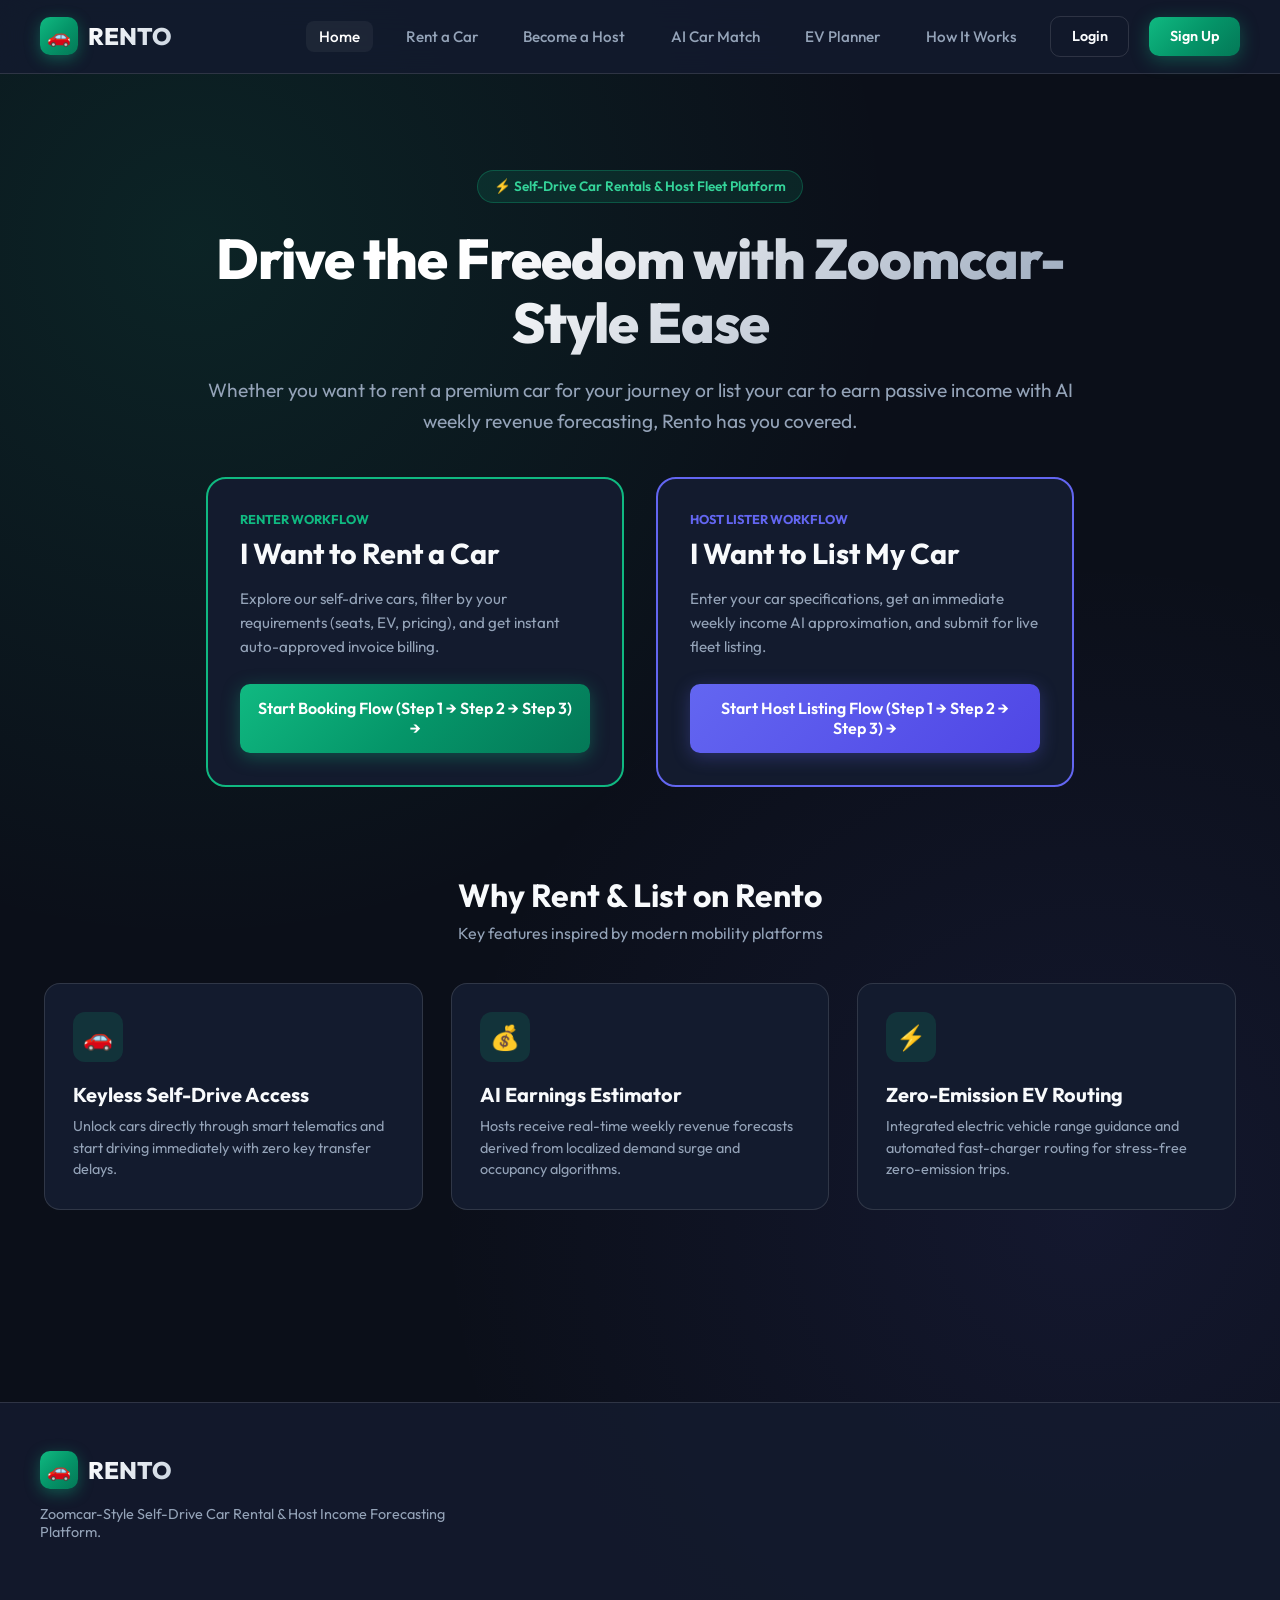
<file: backend/index.html>
<!DOCTYPE html>
<html lang="en">
<head>
  <meta charset="UTF-8">
  <meta name="viewport" content="width=device-width, initial-scale=1.0">
  <title>Rento - Zoomcar Style AI Self-Drive Car Rentals & Host Listing</title>
  <link rel="preconnect" href="https://fonts.googleapis.com">
  <link rel="preconnect" href="https://fonts.gstatic.com" crossorigin>
  <link href="https://fonts.googleapis.com/css2?family=Outfit:wght@300;400;500;600;700;800&display=swap" rel="stylesheet">
  <style>
    :root {
      --bg-dark: #0b0f19;
      --bg-card: #131b2e;
      --bg-card-hover: #1c2742;
      --primary: #10b981; /* Zoomcar signature vibrant green accent */
      --primary-gradient: linear-gradient(135deg, #10b981 0%, #059669 50%, #047857 100%);
      --accent-blue: #6366f1;
      --accent-ev: #06b6d4;
      --text-main: #f8fafc;
      --text-muted: #94a3b8;
      --border-color: rgba(255, 255, 255, 0.08);
      --glass-bg: rgba(19, 27, 46, 0.85);
      --glass-border: rgba(255, 255, 255, 0.12);
    }

    * { box-sizing: border-box; margin: 0; padding: 0; font-family: 'Outfit', sans-serif; }

    body {
      background-color: var(--bg-dark);
      color: var(--text-main);
      min-height: 100vh;
      overflow-x: hidden;
      background-image: 
        radial-gradient(circle at 15% 15%, rgba(16, 185, 129, 0.12) 0%, transparent 40%),
        radial-gradient(circle at 85% 75%, rgba(99, 102, 241, 0.10) 0%, transparent 40%);
    }

    /* Navbar */
    nav {
      display: flex;
      justify-content: space-between;
      align-items: center;
      padding: 1rem 2.5rem;
      background: var(--glass-bg);
      backdrop-filter: blur(16px);
      -webkit-backdrop-filter: blur(16px);
      border-bottom: 1px solid var(--glass-border);
      position: sticky;
      top: 0;
      z-index: 1000;
    }

    .brand {
      display: flex;
      align-items: center;
      gap: 0.6rem;
      font-size: 1.5rem;
      font-weight: 800;
      cursor: pointer;
    }

    .brand-logo {
      width: 38px;
      height: 38px;
      background: var(--primary-gradient);
      border-radius: 10px;
      display: flex;
      align-items: center;
      justify-content: center;
      font-size: 1.2rem;
      box-shadow: 0 4px 15px rgba(16, 185, 129, 0.4);
    }

    .brand-text {
      background: linear-gradient(135deg, #ffffff 0%, #cbd5e1 100%);
      -webkit-background-clip: text;
      -webkit-text-fill-color: transparent;
    }

    .nav-links {
      display: flex;
      gap: 1.25rem;
      align-items: center;
    }

    .nav-link {
      color: var(--text-muted);
      font-weight: 500;
      font-size: 0.95rem;
      cursor: pointer;
      padding: 0.4rem 0.8rem;
      border-radius: 8px;
      transition: all 0.2s;
    }

    .nav-link:hover, .nav-link.active {
      color: white;
      background: rgba(255, 255, 255, 0.05);
    }

    .btn {
      padding: 0.65rem 1.3rem;
      border-radius: 10px;
      font-weight: 600;
      font-size: 0.9rem;
      cursor: pointer;
      border: none;
      transition: all 0.25s cubic-bezier(0.4, 0, 0.2, 1);
      display: inline-flex;
      align-items: center;
      gap: 0.5rem;
    }

    .btn-primary {
      background: var(--primary-gradient);
      color: white;
      box-shadow: 0 4px 18px rgba(16, 185, 129, 0.35);
    }

    .btn-primary:hover {
      transform: translateY(-2px);
      box-shadow: 0 6px 24px rgba(16, 185, 129, 0.5);
    }

    .btn-outline {
      background: transparent;
      color: var(--text-main);
      border: 1px solid var(--glass-border);
    }

    .btn-outline:hover {
      background: rgba(255, 255, 255, 0.05);
      border-color: rgba(255, 255, 255, 0.25);
    }

    .btn-accent {
      background: linear-gradient(135deg, #6366f1 0%, #4f46e5 100%);
      color: white;
      box-shadow: 0 4px 18px rgba(99, 102, 241, 0.3);
    }

    .btn-accent:hover {
      transform: translateY(-2px);
      box-shadow: 0 6px 24px rgba(99, 102, 241, 0.45);
    }

    /* Page View Containers */
    .page-section { display: none; padding: 2.5rem 1.5rem 4rem 1.5rem; max-width: 1240px; margin: 0 auto; }
    .page-section.active { display: block; animation: fadeIn 0.35s ease-out; }

    @keyframes fadeIn {
      from { opacity: 0; transform: translateY(10px); }
      to { opacity: 1; transform: translateY(0); }
    }

    /* Multi-step progress tracker */
    .step-bar-container {
      display: flex;
      justify-content: center;
      align-items: center;
      gap: 1.5rem;
      margin-bottom: 2.5rem;
      padding: 1rem;
      background: var(--bg-card);
      border-radius: 16px;
      border: 1px solid var(--glass-border);
    }

    .step-item {
      display: flex;
      align-items: center;
      gap: 0.5rem;
      color: var(--text-muted);
      font-size: 0.9rem;
      font-weight: 600;
    }

    .step-item.active {
      color: var(--primary);
    }

    .step-num {
      width: 28px;
      height: 28px;
      border-radius: 50%;
      background: rgba(255, 255, 255, 0.1);
      display: flex;
      align-items: center;
      justify-content: center;
      font-size: 0.85rem;
    }

    .step-item.active .step-num {
      background: var(--primary);
      color: white;
    }

    .step-divider {
      width: 40px;
      height: 2px;
      background: var(--glass-border);
    }

    /* Zoomcar Hero */
    .hero {
      text-align: center;
      padding: 3.5rem 1rem 2.5rem 1rem;
      max-width: 900px;
      margin: 0 auto;
    }

    .hero-badge {
      display: inline-flex;
      align-items: center;
      gap: 0.5rem;
      padding: 0.4rem 1rem;
      background: rgba(16, 185, 129, 0.12);
      border: 1px solid rgba(16, 185, 129, 0.3);
      border-radius: 999px;
      color: #34d399;
      font-size: 0.85rem;
      font-weight: 600;
      margin-bottom: 1.5rem;
    }

    .hero h1 {
      font-size: 3.5rem;
      font-weight: 800;
      line-height: 1.15;
      letter-spacing: -1px;
      margin-bottom: 1.25rem;
      background: linear-gradient(135deg, #ffffff 30%, #94a3b8 100%);
      -webkit-background-clip: text;
      -webkit-text-fill-color: transparent;
    }

    .hero p {
      font-size: 1.2rem;
      color: var(--text-muted);
      margin-bottom: 2.5rem;
      line-height: 1.6;
    }

    /* Search Bar */
    .main-search-bar {
      background: var(--bg-card);
      border: 1px solid var(--glass-border);
      border-radius: 20px;
      padding: 1.5rem;
      box-shadow: 0 20px 40px rgba(0, 0, 0, 0.4);
      display: grid;
      grid-template-columns: repeat(auto-fit, minmax(180px, 1fr)) auto;
      gap: 1rem;
      align-items: end;
      margin-bottom: 3rem;
    }

    .search-field { text-align: left; }
    .search-field label { display: block; font-size: 0.8rem; font-weight: 600; color: var(--text-muted); margin-bottom: 0.4rem; text-transform: uppercase; letter-spacing: 0.5px; }

    input, select {
      width: 100%;
      padding: 0.75rem 1rem;
      border-radius: 10px;
      background: var(--bg-dark);
      border: 1px solid var(--glass-border);
      color: white;
      font-size: 0.95rem;
      outline: none;
      transition: border-color 0.2s;
    }

    input:focus, select:focus { border-color: var(--primary); }

    /* Features Grid */
    .features-grid {
      display: grid;
      grid-template-columns: repeat(auto-fit, minmax(280px, 1fr));
      gap: 1.75rem;
      margin-bottom: 4rem;
    }

    .feature-card {
      background: var(--bg-card);
      border: 1px solid var(--glass-border);
      border-radius: 16px;
      padding: 1.75rem;
      transition: all 0.3s ease;
    }

    .feature-card:hover {
      transform: translateY(-4px);
      border-color: rgba(16, 185, 129, 0.4);
      box-shadow: 0 12px 28px rgba(0, 0, 0, 0.35);
    }

    .feature-icon {
      width: 50px;
      height: 50px;
      border-radius: 12px;
      background: rgba(16, 185, 129, 0.15);
      color: #34d399;
      display: flex;
      align-items: center;
      justify-content: center;
      font-size: 1.5rem;
      margin-bottom: 1.25rem;
    }

    .feature-card h3 { font-size: 1.25rem; font-weight: 700; margin-bottom: 0.6rem; }
    .feature-card p { font-size: 0.9rem; color: var(--text-muted); line-height: 1.5; }

    /* Cars Grid */
    .vehicle-grid {
      display: grid;
      grid-template-columns: repeat(auto-fill, minmax(300px, 1fr));
      gap: 1.5rem;
    }

    .car-card {
      background: var(--bg-card);
      border: 1px solid var(--glass-border);
      border-radius: 16px;
      overflow: hidden;
      transition: all 0.3s ease;
      display: flex;
      flex-direction: column;
    }

    .car-card:hover {
      transform: translateY(-4px);
      border-color: rgba(16, 185, 129, 0.4);
      box-shadow: 0 12px 28px rgba(0, 0, 0, 0.35);
    }

    .car-img-placeholder {
      height: 170px;
      background: linear-gradient(135deg, #1e293b 0%, #0f172a 100%);
      display: flex;
      align-items: center;
      justify-content: center;
      font-size: 3.5rem;
      position: relative;
    }

    .badge-tag {
      position: absolute;
      top: 12px; right: 12px;
      padding: 0.3rem 0.75rem;
      border-radius: 999px;
      font-size: 0.75rem;
      font-weight: 700;
      text-transform: uppercase;
    }

    .badge-ev { background: rgba(6, 182, 212, 0.25); color: #38bdf8; border: 1px solid rgba(6, 182, 212, 0.5); }
    .badge-gas { background: rgba(148, 163, 184, 0.2); color: #cbd5e1; border: 1px solid rgba(148, 163, 184, 0.4); }

    .car-body { padding: 1.25rem; flex: 1; display: flex; flex-direction: column; justify-content: space-between; gap: 1rem; }
    .car-title { font-size: 1.2rem; font-weight: 700; }
    .car-price { font-size: 1.4rem; font-weight: 800; color: var(--primary); }

    /* Footer */
    footer {
      background: var(--glass-bg);
      border-top: 1px solid var(--glass-border);
      padding: 3rem 2.5rem 1.5rem 2.5rem;
      margin-top: 4rem;
    }

    .footer-grid {
      max-width: 1240px;
      margin: 0 auto;
      display: grid;
      grid-template-columns: 2fr repeat(3, 1fr);
      gap: 3rem;
      margin-bottom: 3rem;
    }

    .footer-col h4 { font-size: 1rem; font-weight: 700; margin-bottom: 1.2rem; color: white; }
    .footer-col ul { list-style: none; }
    .footer-col li { margin-bottom: 0.75rem; font-size: 0.9rem; color: var(--text-muted); cursor: pointer; }
    .footer-col li:hover { color: white; }

    .footer-bottom {
      max-width: 1240px;
      margin: 0 auto;
      padding-top: 1.5rem;
      border-top: 1px solid var(--border-color);
      display: flex;
      justify-content: space-between;
      font-size: 0.85rem;
      color: var(--text-muted);
    }
  </style>
</head>
<body>

  <!-- Responsive Navbar -->
  <nav>
    <div class="brand" onclick="navigateTo('/')">
      <div class="brand-logo">🚗</div>
      <span class="brand-text">RENTO</span>
    </div>

    <div class="nav-links">
      <span class="nav-link active" onclick="navigateTo('/')">Home</span>
      <span class="nav-link" onclick="navigateTo('/renter/cars')">Rent a Car</span>
      <span class="nav-link" onclick="navigateTo('/lister/add-vehicle')">Become a Host</span>
      <span class="nav-link" onclick="navigateTo('/ai-match')">AI Car Match</span>
      <span class="nav-link" onclick="navigateTo('/ev-planner')">EV Planner</span>
      <span class="nav-link" onclick="navigateTo('/how-it-works')">How It Works</span>

      <button class="btn btn-outline" id="authBtnLogin" onclick="navigateTo('/login')">Login</button>
      <button class="btn btn-primary" id="authBtnRegister" onclick="navigateTo('/register')">Sign Up</button>
    </div>
  </nav>

  <!-- PAGE 1: RENTER & LISTER HOME LANDING PAGE -->
  <section id="page-landing" class="page-section active">
    <div class="hero">
      <div class="hero-badge">⚡ Self-Drive Car Rentals & Host Fleet Platform</div>
      <h1>Drive the Freedom with Zoomcar-Style Ease</h1>
      <p>Whether you want to rent a premium car for your journey or list your car to earn passive income with AI weekly revenue forecasting, Rento has you covered.</p>

      <div style="display: grid; grid-template-columns: 1fr 1fr; gap: 2rem; margin-top: 2.5rem; text-align: left;">
        <!-- Pathway 1: Rent a Car -->
        <div style="background: var(--bg-card); border: 2px solid var(--primary); border-radius: 20px; padding: 2rem; position: relative; overflow: hidden;">
          <div style="font-size: 0.8rem; font-weight: 700; color: var(--primary); text-transform: uppercase;">RENTER WORKFLOW</div>
          <h2 style="font-size: 1.8rem; margin: 0.5rem 0 1rem 0;">I Want to Rent a Car</h2>
          <p style="color: var(--text-muted); font-size: 0.95rem; margin-bottom: 1.5rem;">Explore our self-drive cars, filter by your requirements (seats, EV, pricing), and get instant auto-approved invoice billing.</p>
          <button class="btn btn-primary" style="width: 100%; justify-content: center; font-size: 1rem; padding: 0.9rem;" onclick="navigateTo('/renter/cars')">Start Booking Flow (Step 1 → Step 2 → Step 3) →</button>
        </div>

        <!-- Pathway 2: List Your Car -->
        <div style="background: var(--bg-card); border: 2px solid var(--accent-blue); border-radius: 20px; padding: 2rem; position: relative; overflow: hidden;">
          <div style="font-size: 0.8rem; font-weight: 700; color: var(--accent-blue); text-transform: uppercase;">HOST LISTER WORKFLOW</div>
          <h2 style="font-size: 1.8rem; margin: 0.5rem 0 1rem 0;">I Want to List My Car</h2>
          <p style="color: var(--text-muted); font-size: 0.95rem; margin-bottom: 1.5rem;">Enter your car specifications, get an immediate weekly income AI approximation, and submit for live fleet listing.</p>
          <button class="btn btn-accent" style="width: 100%; justify-content: center; font-size: 1rem; padding: 0.9rem;" onclick="navigateTo('/lister/add-vehicle')">Start Host Listing Flow (Step 1 → Step 2 → Step 3) →</button>
        </div>
      </div>
    </div>

    <!-- Highlights Grid -->
    <h2 style="text-align: center; font-size: 2rem; margin: 3rem 0 0.5rem 0;">Why Rent & List on Rento</h2>
    <p style="text-align: center; color: var(--text-muted); margin-bottom: 2.5rem;">Key features inspired by modern mobility platforms</p>

    <div class="features-grid">
      <div class="feature-card">
        <div class="feature-icon">🚗</div>
        <h3>Keyless Self-Drive Access</h3>
        <p>Unlock cars directly through smart telematics and start driving immediately with zero key transfer delays.</p>
      </div>
      <div class="feature-card">
        <div class="feature-icon">💰</div>
        <h3>AI Earnings Estimator</h3>
        <p>Hosts receive real-time weekly revenue forecasts derived from localized demand surge and occupancy algorithms.</p>
      </div>
      <div class="feature-card">
        <div class="feature-icon">⚡</div>
        <h3>Zero-Emission EV Routing</h3>
        <p>Integrated electric vehicle range guidance and automated fast-charger routing for stress-free zero-emission trips.</p>
      </div>
    </div>
  </section>

  <!-- RENTER FLOW - STEP 2: SEARCH & SELECT CAR PAGE (/renter/cars) -->
  <section id="page-renter-cars" class="page-section">
    <div class="step-bar-container">
      <div class="step-item active"><div class="step-num">1</div> Landing Page</div>
      <div class="step-divider"></div>
      <div class="step-item active"><div class="step-num">2</div> Choose & Select Car</div>
      <div class="step-divider"></div>
      <div class="step-item"><div class="step-num">3</div> Search Requirements & Trip Specs</div>
      <div class="step-divider"></div>
      <div class="step-item"><div class="step-num">4</div> Invoice & Booking Billing</div>
    </div>

    <div style="display: flex; justify-content: space-between; align-items: center; margin-bottom: 2rem;">
      <div>
        <h2 style="font-size: 2rem; font-weight: 700;">Select a Car for Your Journey</h2>
        <p style="color: var(--text-muted);">Choose from available cars below to proceed to trip customization.</p>
      </div>
      <button class="btn btn-outline" onclick="navigateTo('/')">← Back to Landing</button>
    </div>

    <div class="vehicle-grid" id="renterCarsGrid"></div>
  </section>

  <!-- RENTER FLOW - STEP 3: SEARCH REQUIREMENTS & CUSTOMIZATION (/renter/requirements) -->
  <section id="page-renter-requirements" class="page-section">
    <div class="step-bar-container">
      <div class="step-item active"><div class="step-num">1</div> Landing Page</div>
      <div class="step-divider"></div>
      <div class="step-item active"><div class="step-num">2</div> Choose & Select Car</div>
      <div class="step-divider"></div>
      <div class="step-item active"><div class="step-num">3</div> Search Requirements & Trip Specs</div>
      <div class="step-divider"></div>
      <div class="step-item"><div class="step-num">4</div> Invoice & Booking Billing</div>
    </div>

    <div style="max-width: 700px; margin: 0 auto;" class="feature-card">
      <h2 style="font-size: 1.8rem; margin-bottom: 0.5rem;">Configure Your Trip Requirements</h2>
      <p style="color: var(--text-muted); margin-bottom: 1.5rem;">Customize dates, time slots, protection plans, and extra options.</p>

      <div id="selectedCarBanner" style="background: var(--bg-dark); border: 1px solid var(--glass-border); padding: 1.25rem; border-radius: 12px; margin-bottom: 1.5rem; display: flex; justify-content: space-between; align-items: center;"></div>

      <div className="filter-group">
        <label>Pickup Location & City</label>
        <input type="text" id="reqLocation" value="San Francisco Airport Hub" />
      </div>
      <div style="display: grid; grid-template-columns: 1fr 1fr; gap: 1rem;">
        <div className="filter-group">
          <label>Pickup Date & Time Slot</label>
          <input type="datetime-local" id="reqPickupTime" value="2026-10-01T10:00" />
        </div>
        <div className="filter-group">
          <label>Return Date & Time Slot</label>
          <input type="datetime-local" id="reqReturnTime" value="2026-10-03T10:00" />
        </div>
      </div>

      <div className="filter-group" style="margin-top: 1rem;">
        <label>Damage Protection Plan</label>
        <select id="reqProtection">
          <option value="standard">Standard Protection (Zero Security Deposit)</option>
          <option value="premium">Premium Full Coverage ($15 / day)</option>
        </select>
      </div>

      <div style="display: flex; justify-content: space-between; gap: 1rem; margin-top: 2rem;">
        <button class="btn btn-outline" onclick="navigateTo('/renter/cars')">← Back to Cars</button>
        <button class="btn btn-primary" onclick="proceedToInvoiceBilling()">Proceed to Invoice & Billing →</button>
      </div>
    </div>
  </section>

  <!-- RENTER FLOW - STEP 4: INVOICE & BILLING SUMMARY (/renter/invoice) -->
  <section id="page-renter-invoice" class="page-section">
    <div class="step-bar-container">
      <div class="step-item active"><div class="step-num">1</div> Landing Page</div>
      <div class="step-divider"></div>
      <div class="step-item active"><div class="step-num">2</div> Choose & Select Car</div>
      <div class="step-divider"></div>
      <div class="step-item active"><div class="step-num">3</div> Search Requirements & Trip Specs</div>
      <div class="step-divider"></div>
      <div class="step-item active"><div class="step-num">4</div> Invoice & Booking Billing</div>
    </div>

    <div style="max-width: 650px; margin: 0 auto; background: var(--bg-card); border: 1px solid var(--glass-border); border-radius: 20px; padding: 2.5rem;">
      <div style="display: flex; justify-content: space-between; align-items: center; margin-bottom: 1.5rem; border-bottom: 1px solid var(--border-color); padding-bottom: 1rem;">
        <div>
          <h2 style="font-size: 1.8rem; font-weight: 800;">Booking Invoice</h2>
          <span style="font-size: 0.85rem; color: var(--text-muted);">Invoice ID: #INV-2026-8891</span>
        </div>
        <div style="background: rgba(16, 185, 129, 0.2); color: #34d399; padding: 0.4rem 0.8rem; border-radius: 999px; font-weight: 700; font-size: 0.85rem;">AUTO-APPROVED</div>
      </div>

      <div id="invoiceContentDetails" style="margin-bottom: 2rem;"></div>

      <button class="btn btn-primary" style="width: 100%; justify-content: center; font-size: 1.1rem; padding: 1rem;" onclick="confirmPayAndFinish()">Pay & Complete Reservation 🎉</button>
    </div>
  </section>

  <!-- LISTER FLOW - STEP 2: ENTER CAR DETAILS & AI INCOME ESTIMATE (/lister/add-vehicle) -->
  <section id="page-lister-add" class="page-section">
    <div class="step-bar-container">
      <div class="step-item active"><div class="step-num">1</div> Landing Page</div>
      <div class="step-divider"></div>
      <div class="step-item active"><div class="step-num">2</div> Car Details & AI Forecast</div>
      <div class="step-divider"></div>
      <div class="step-item"><div class="step-num">3</div> Review & Live Fleet Confirmation</div>
    </div>

    <div style="display: grid; grid-template-columns: 1fr 1fr; gap: 2rem;">
      <div class="feature-card">
        <h2 style="font-size: 1.5rem; margin-bottom: 1.25rem;">Enter Car Specifications</h2>
        <form onsubmit="handleListerFormSubmit(event)">
          <div className="filter-group"><label>Car Brand / Make</label><input type="text" id="listerMake" value="Tesla" required /></div>
          <div className="filter-group"><label>Vehicle Model</label><input type="text" id="listerModel" value="Model Y" required /></div>
          <div className="filter-group">
            <label>Fuel / Powertrain Type</label>
            <select id="listerIsEv" onchange="updateListerEstimate()"><option value="true">Electric (EV)</option><option value="false">Gasoline / Hybrid</option></select>
          </div>
          <div className="filter-group"><label>Expected Daily Base Rate ($)</label><input type="number" id="listerDailyRate" value="125" required oninput="updateListerEstimate()" /></div>
          <div className="filter-group"><label>City Hub Location</label><input type="text" id="listerLocation" value="San Francisco" required /></div>
          <button type="submit" class="btn btn-accent" style="width: 100%; justify-content: center; margin-top: 1.5rem;">Submit Details & View Listing Confirmation →</button>
        </form>
      </div>

      <div style="background: linear-gradient(135deg, rgba(16, 185, 129, 0.12), rgba(99, 102, 241, 0.12)); border: 1px solid rgba(16, 185, 129, 0.3); border-radius: 20px; padding: 2.5rem; text-align: center; display: flex; flex-direction: column; justify-content: center;">
        <div style="font-size: 0.85rem; font-weight: 700; color: #34d399; text-transform: uppercase;">🤖 AI Weekly Income Approximation</div>
        <div style="font-size: 3.5rem; font-weight: 800; color: #34d399; margin: 1.25rem 0;" id="listerIncomeDisplay">$700 - $933</div>
        <p style="color: var(--text-muted); font-size: 0.95rem; line-height: 1.6;">Estimated weekly income calculated using AI dynamic surge demand multipliers and 80% market occupancy assumption.</p>
      </div>
    </div>
  </section>

  <!-- LISTER FLOW - STEP 3: REDIRECTED LISTING CONFIRMATION (/lister/confirmation) -->
  <section id="page-lister-confirm" class="page-section">
    <div class="step-bar-container">
      <div class="step-item active"><div class="step-num">1</div> Landing Page</div>
      <div class="step-divider"></div>
      <div class="step-item active"><div class="step-num">2</div> Car Details & AI Forecast</div>
      <div class="step-divider"></div>
      <div class="step-item active"><div class="step-num">3</div> Review & Live Fleet Confirmation</div>
    </div>

    <div style="max-width: 600px; margin: 2rem auto; text-align: center; background: var(--bg-card); border: 1px solid var(--glass-border); border-radius: 20px; padding: 3rem;">
      <div style="font-size: 4rem; margin-bottom: 1rem;">🎉</div>
      <h2 style="font-size: 2.2rem; font-weight: 800; margin-bottom: 0.75rem;">Vehicle Successfully Listed!</h2>
      <p style="color: var(--text-muted); font-size: 1.05rem; margin-bottom: 2rem;">Your vehicle has been verified by AI inspection and is now active on the Rento search catalogue.</p>
      <div id="listerSummaryCard" style="background: var(--bg-dark); padding: 1.5rem; border-radius: 12px; border: 1px solid var(--glass-border); text-align: left; margin-bottom: 2rem;"></div>

      <button class="btn btn-primary" style="width: 100%; justify-content: center; font-size: 1rem; padding: 0.9rem;" onclick="navigateTo('/renter/cars')">View Your Car in Public Fleet Catalogue →</button>
    </div>
  </section>

  <!-- PAGE: AI MATCH -->
  <section id="page-ai-match" class="page-section">
    <div class="hero" style="padding-top: 1rem;">
      <h2>AI Natural Language Vehicle Recommendation</h2>
      <p>Tell us your exact trip needs in plain text.</p>
      <div style="display: flex; gap: 1rem; max-width: 650px; margin: 1.5rem auto 0 auto;">
        <input type="text" id="aiMatchInputPrompt" value="I need an SUV or EV for 5 people for a weekend trip under $120 per day" />
        <button class="btn btn-primary" onclick="runAiRecommendation()">Find AI Matches</button>
      </div>
    </div>
    <div id="aiMatchResultsContainer"></div>
  </section>

  <!-- PAGE: EV PLANNER -->
  <section id="page-ev-planner" class="page-section">
    <div class="hero" style="padding-top: 1rem;">
      <h2>⚡ EV Range & Charging Intelligence</h2>
      <p>Plan long-distance zero-emission trips seamlessly.</p>
    </div>
    <div style="background: var(--bg-card); border: 1px solid var(--glass-border); padding: 2rem; border-radius: 20px; max-width: 600px; margin: 0 auto;">
      <div className="filter-group"><label>Trip Distance (Miles)</label><input type="number" id="evPlannerDistance" value="280" /></div>
      <div className="filter-group"><label>Current Charge (%)</label><input type="number" id="evPlannerCharge" value="90" /></div>
      <button class="btn btn-accent" style="width: 100%; justify-content: center; margin-top: 1rem;" onclick="evaluateEvRoute()">Calculate Route & Charging Stops →</button>
      <div id="evPlannerOutput" style="margin-top: 1.5rem;"></div>
    </div>
  </section>

  <!-- AUTH PAGES -->
  <section id="page-login" class="page-section">
    <div style="max-width: 420px; margin: 2rem auto; background: var(--bg-card); border: 1px solid var(--glass-border); padding: 2rem; border-radius: 16px;">
      <h2 style="text-align: center; margin-bottom: 1.5rem;">Login to Rento</h2>
      <form onsubmit="handleAuthLogin(event)">
        <div className="filter-group"><label>Email</label><input type="email" id="loginEmail" value="renter1@rento.com" required /></div>
        <div className="filter-group"><label>Password</label><input type="password" id="loginPass" value="password123" required /></div>
        <button type="submit" class="btn btn-primary" style="width: 100%; justify-content: center; margin-top: 1rem;">Login</button>
      </form>
    </div>
  </section>

  <section id="page-register" class="page-section">
    <div style="max-width: 420px; margin: 2rem auto; background: var(--bg-card); border: 1px solid var(--glass-border); padding: 2rem; border-radius: 16px;">
      <h2 style="text-align: center; margin-bottom: 1.5rem;">Register Account</h2>
      <form onsubmit="handleAuthRegister(event)">
        <div className="filter-group"><label>Email</label><input type="email" id="regEmail" required /></div>
        <div className="filter-group"><label>Password</label><input type="password" id="regPass" required /></div>
        <button type="submit" class="btn btn-accent" style="width: 100%; justify-content: center; margin-top: 1rem;">Register</button>
      </form>
    </div>
  </section>

  <section id="page-how-it-works" class="page-section">
    <div class="hero" style="padding-top: 1rem;">
      <h2>How Rento Multi-Step Workflows Work</h2>
      <p>Select your role from the landing page and follow the smooth step-by-step redirections.</p>
    </div>
  </section>

  <!-- Footer -->
  <footer>
    <div class="footer-grid">
      <div class="footer-col">
        <div class="brand" style="margin-bottom: 1rem;">
          <div class="brand-logo">🚗</div>
          <span class="brand-text">RENTO</span>
        </div>
        <p style="color: var(--text-muted); font-size: 0.9rem;">Zoomcar-Style Self-Drive Car Rental & Host Income Forecasting Platform.</p>
      </div>
    </div>
  </footer>

  <script>
    const API_BASE = 'http://127.0.0.1:8000';
    let allFleet = [];
    let selectedCarForBooking = null;
    let currentListerVehicle = null;

    function navigateTo(route) {
      document.querySelectorAll('.page-section').forEach(sec => sec.classList.remove('active'));
      document.querySelectorAll('.nav-link').forEach(link => link.classList.remove('active'));

      let targetId = 'page-landing';
      if (route === '/' || route === '') targetId = 'page-landing';
      else if (route === '/renter/cars') { targetId = 'page-renter-cars'; loadRenterCars(); }
      else if (route === '/renter/requirements') targetId = 'page-renter-requirements';
      else if (route === '/renter/invoice') targetId = 'page-renter-invoice';
      else if (route === '/lister/add-vehicle') targetId = 'page-lister-add';
      else if (route === '/lister/confirmation') targetId = 'page-lister-confirm';
      else if (route === '/ai-match') targetId = 'page-ai-match';
      else if (route === '/ev-planner') targetId = 'page-ev-planner';
      else if (route === '/login') targetId = 'page-login';
      else if (route === '/register') targetId = 'page-register';
      else if (route === '/how-it-works') targetId = 'page-how-it-works';

      const targetEl = document.getElementById(targetId);
      if (targetEl) targetEl.classList.add('active');
      window.scrollTo({ top: 0, behavior: 'smooth' });
    }

    async function loadRenterCars() {
      try {
        const carImages = [
          { make: "Tesla", model: "Model Y Long Range", price: 120, is_ev: true, health: 98, img: "/static/images/tesla_model_y_1790599521260.png" },
          { make: "BMW", model: "M4 Competition Coupe", price: 175, is_ev: false, health: 95, img: "/static/images/bmw_m4_coupe_1790599567232.png" },
          { make: "Porsche", model: "Taycan Turbo S", price: 220, is_ev: true, health: 99, img: "/static/images/porsche_taycan_ev_1790599615578.png" },
          { make: "Audi", model: "RS7 Sportback", price: 195, is_ev: false, health: 94, img: "/static/images/audi_rs7_sportback_1790599665584.png" },
          { make: "Mercedes-AMG", model: "G63 G-Wagon", price: 250, is_ev: false, health: 96, img: "/static/images/mercedes_g_wagon_1790599799615.png" }
        ];

        let fleetData = [];
        try {
          const res = await fetch(`${API_BASE}/vehicles`);
          const apiCars = await res.json();
          fleetData = apiCars.map((v, i) => ({
            ...v,
            make: carImages[i % carImages.length].make,
            model: carImages[i % carImages.length].model,
            price_per_day: carImages[i % carImages.length].price,
            is_ev: carImages[i % carImages.length].is_ev,
            health_score: carImages[i % carImages.length].health,
            image_url: carImages[i % carImages.length].img
          }));
        } catch(e) {
          fleetData = carImages.map((c, idx) => ({ id: idx + 1, make: c.make, model: c.model, price_per_day: c.price, is_ev: c.is_ev, health_score: c.health, image_url: c.img }));
        }

        allFleet = fleetData;
        const grid = document.getElementById('renterCarsGrid');
        grid.innerHTML = allFleet.map(v => `
          <div class="car-card">
            <div style="height: 180px; overflow: hidden; position: relative; background: #0f172a;">
              <img src="${v.image_url}" alt="${v.make} ${v.model}" style="width: 100%; height: 100%; object-fit: cover; transition: transform 0.3s ease;" onmouseover="this.style.transform='scale(1.05)'" onmouseout="this.style.transform='scale(1.0)'" />
              <span class="badge-tag ${v.is_ev ? 'badge-ev' : 'badge-gas'}">${v.is_ev ? 'EV Electric' : 'Gasoline'}</span>
            </div>
            <div class="car-body">
              <div>
                <div class="car-title">${v.make} ${v.model}</div>
                <div style="font-size: 0.85rem; color: var(--text-muted); margin-top: 0.3rem;">Health Rating: <strong style="color:#34d399">${v.health_score || 100}/100</strong></div>
              </div>
              <div style="display: flex; justify-content: space-between; align-items: center;">
                <div class="car-price">$${v.price_per_day}<span style="font-size: 0.8rem; color: var(--text-muted); font-weight: 400;"> / day</span></div>
                <button class="btn btn-primary" onclick="selectCarAndRedirectToReq(${v.id})">Select Car →</button>
              </div>
            </div>
          </div>
        `).join('');
      } catch(e) { console.error(e); }
    }

    function selectCarAndRedirectToReq(carId) {
      const car = allFleet.find(v => v.id === carId);
      if (!car) return;
      selectedCarForBooking = car;
      document.getElementById('selectedCarBanner').innerHTML = `
        <div>
          <h3 style="font-size: 1.2rem; font-weight: 700;">Selected Vehicle: ${car.make} ${car.model}</h3>
          <span style="font-size: 0.9rem; color: var(--primary); font-weight: 700;">Daily Rate: $${car.price_per_day} / day</span>
        </div>
        <span class="badge-tag ${car.is_ev ? 'badge-ev' : 'badge-gas'}" style="position: relative; top: 0; right: 0;">${car.is_ev ? 'EV Electric' : 'Gasoline'}</span>
      `;
      navigateTo('/renter/requirements');
    }

    function proceedToInvoiceBilling() {
      if (!selectedCarForBooking) return alert("Please select a car first");
      const location = document.getElementById('reqLocation').value;
      const pickup = document.getElementById('reqPickupTime').value;
      const ret = document.getElementById('reqReturnTime').value;
      const totalDays = 2;
      const totalAmount = selectedCarForBooking.price_per_day * totalDays;

      document.getElementById('invoiceContentDetails').innerHTML = `
        <div style="display: flex; justify-content: space-between; margin-bottom: 0.8rem;"><span>Vehicle Reserved:</span><strong>${selectedCarForBooking.make} ${selectedCarForBooking.model}</strong></div>
        <div style="display: flex; justify-content: space-between; margin-bottom: 0.8rem;"><span>Pickup Location:</span><strong>${location}</strong></div>
        <div style="display: flex; justify-content: space-between; margin-bottom: 0.8rem;"><span>Rental Duration:</span><strong>2 Days (${pickup.split('T')[0]} to ${ret.split('T')[0]})</strong></div>
        <div style="display: flex; justify-content: space-between; margin-bottom: 0.8rem;"><span>Daily Base Rate:</span><strong>$${selectedCarForBooking.price_per_day} / day</strong></div>
        <div style="display: flex; justify-content: space-between; margin-bottom: 0.8rem;"><span>Insurance & Taxes:</span><strong>Included ($0)</strong></div>
        <div style="border-top: 1px dashed var(--glass-border); padding-top: 1rem; margin-top: 1rem; display: flex; justify-content: space-between; font-size: 1.4rem; font-weight: 800; color: var(--primary);">
          <span>Total Final Payable:</span>
          <span>$${totalAmount}</span>
        </div>
      `;
      navigateTo('/renter/invoice');
    }

    function confirmPayAndFinish() {
      alert("🎉 Payment Successful! Your self-drive car rental reservation is confirmed.");
      navigateTo('/');
    }

    function updateListerEstimate() {
      const rate = parseFloat(document.getElementById('listerDailyRate').value) || 100;
      const low = Math.round(rate * 7 * 0.8);
      const high = Math.round(rate * 7 * 1.05);
      document.getElementById('listerIncomeDisplay').innerText = `$${low} - $${high}`;
    }

    function handleListerFormSubmit(e) {
      e.preventDefault();
      const make = document.getElementById('listerMake').value;
      const model = document.getElementById('listerModel').value;
      const rate = document.getElementById('listerDailyRate').value;
      const location = document.getElementById('listerLocation').value;

      document.getElementById('listerSummaryCard').innerHTML = `
        <p style="margin-bottom: 0.5rem;"><strong>Vehicle:</strong> ${make} ${model}</p>
        <p style="margin-bottom: 0.5rem;"><strong>Listed Base Rate:</strong> $${rate} / day</p>
        <p style="margin-bottom: 0.5rem;"><strong>Hub Location:</strong> ${location}</p>
        <p style="color: #34d399;"><strong>Status:</strong> Live on Rento Platform</p>
      `;
      navigateTo('/lister/confirmation');
    }

    async function runAiRecommendation() {
      const q = document.getElementById('aiMatchInputPrompt').value;
      const res = await fetch(`${API_BASE}/vehicles/search/match?q=${encodeURIComponent(q)}`);
      const data = await res.json();
      document.getElementById('aiMatchResultsContainer').innerHTML = `
        <div class="vehicle-grid" style="margin-top: 1.5rem;">
          ${data.matches.map(m => `
            <div class="car-card"><div class="car-body">
              <div>Match Score: ${m.relevance_score}%</div>
              <div class="car-title">${m.make} ${m.model}</div>
              <button class="btn btn-primary" onclick="selectCarAndRedirectToReq(${m.vehicle_id})">Select Car →</button>
            </div></div>
          `).join('')}
        </div>
      `;
    }

    async function evaluateEvRoute() {
      const dist = document.getElementById('evPlannerDistance').value;
      const charge = document.getElementById('evPlannerCharge').value;
      const res = await fetch(`${API_BASE}/vehicles/1/ev-guidance?trip_distance_miles=${dist}&current_charge_pct=${charge}`);
      const data = await res.json();
      document.getElementById('evPlannerOutput').innerHTML = `<p>${data.guidance_message}</p>`;
    }

    async function handleAuthLogin(e) {
      e.preventDefault();
      alert("Login successful!");
      navigateTo('/');
    }

    async function handleAuthRegister(e) {
      e.preventDefault();
      alert("Registration successful!");
      navigateTo('/login');
    }
  </script>
</body>
</html>
</file>
